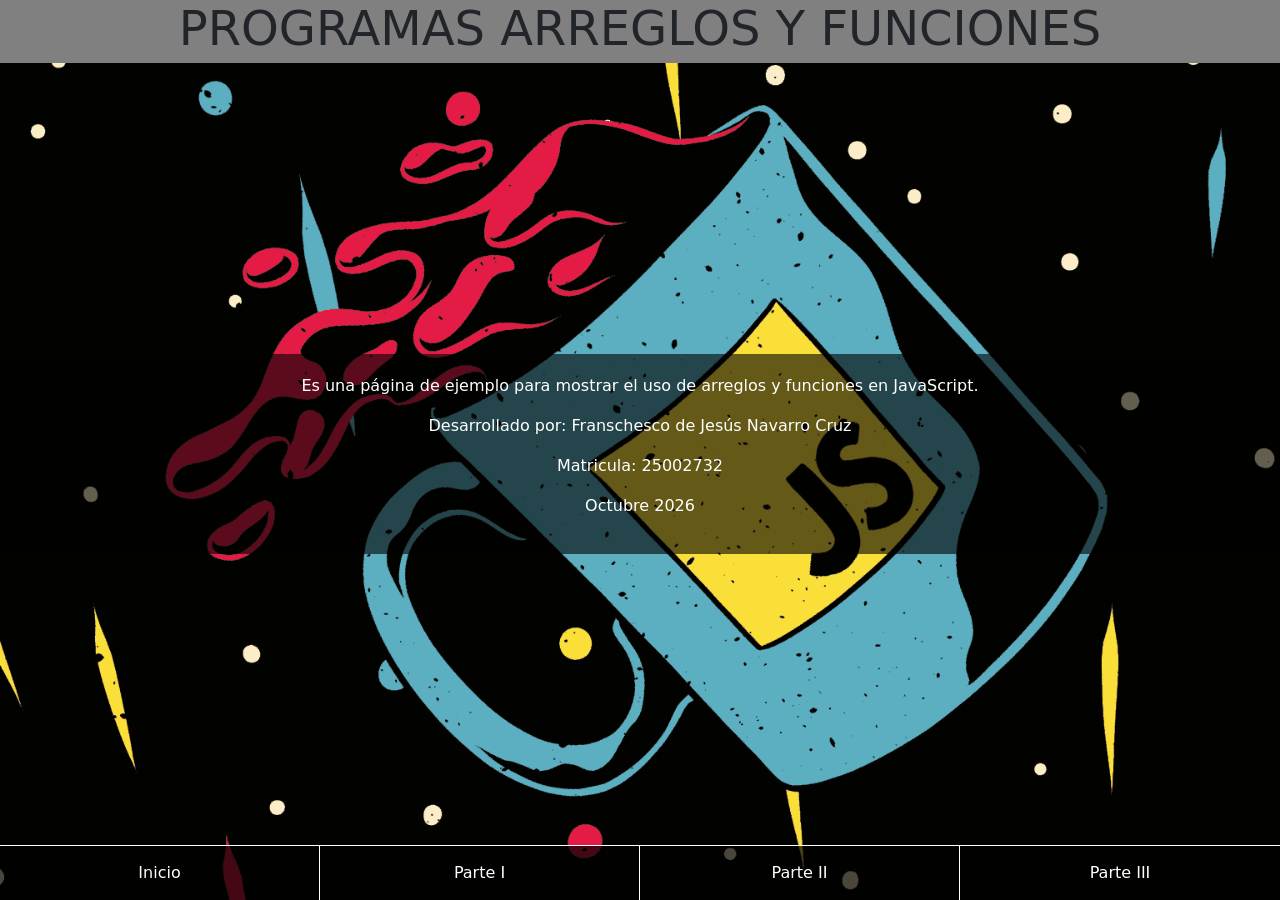
<file: index.html>
<!DOCTYPE html>
<html lang="en">
<head>
    <meta charset="UTF-8">
    <meta name="viewport" content="width=device-width, initial-scale=1.0">
    <title>Arreglos y Funciones - Inicio</title>
<link rel="stylesheet" href="./css/animaciones.css">
<link rel="stylesheet" href="./css/bootstrap.min.css">
</head>
<body>
    
    <main>
        <h1>PROGRAMAS ARREGLOS Y FUNCIONES</h1>
    </main>

    <div class="texto">
        <p class="des">Es una página de ejemplo para mostrar el uso de arreglos y funciones en JavaScript.</p>
        <p class="des">Desarrollado por: Franschesco de Jesús Navarro Cruz</p>
        <p class="des">Matricula: 25002732</p>
        <p class="des">Octubre 2026</p>
    </div>

    <nav id="sidebar" class="sidebar">
        <ul class="navigation">
            <li><a href="index.html">Inicio</a></li>
            <li><a href="html/parteI.html">Parte I</a></li>
            <li><a href="html/parteII.html">Parte II</a></li>
            <li><a href="html/parteIII.html">Parte III</a></li>
        </ul>
    </nav>

    <script src="./js/funciones.js"></script>
    <script src="./js/bootstrap.bundle.js"></script>
</body>
</html>
</file>
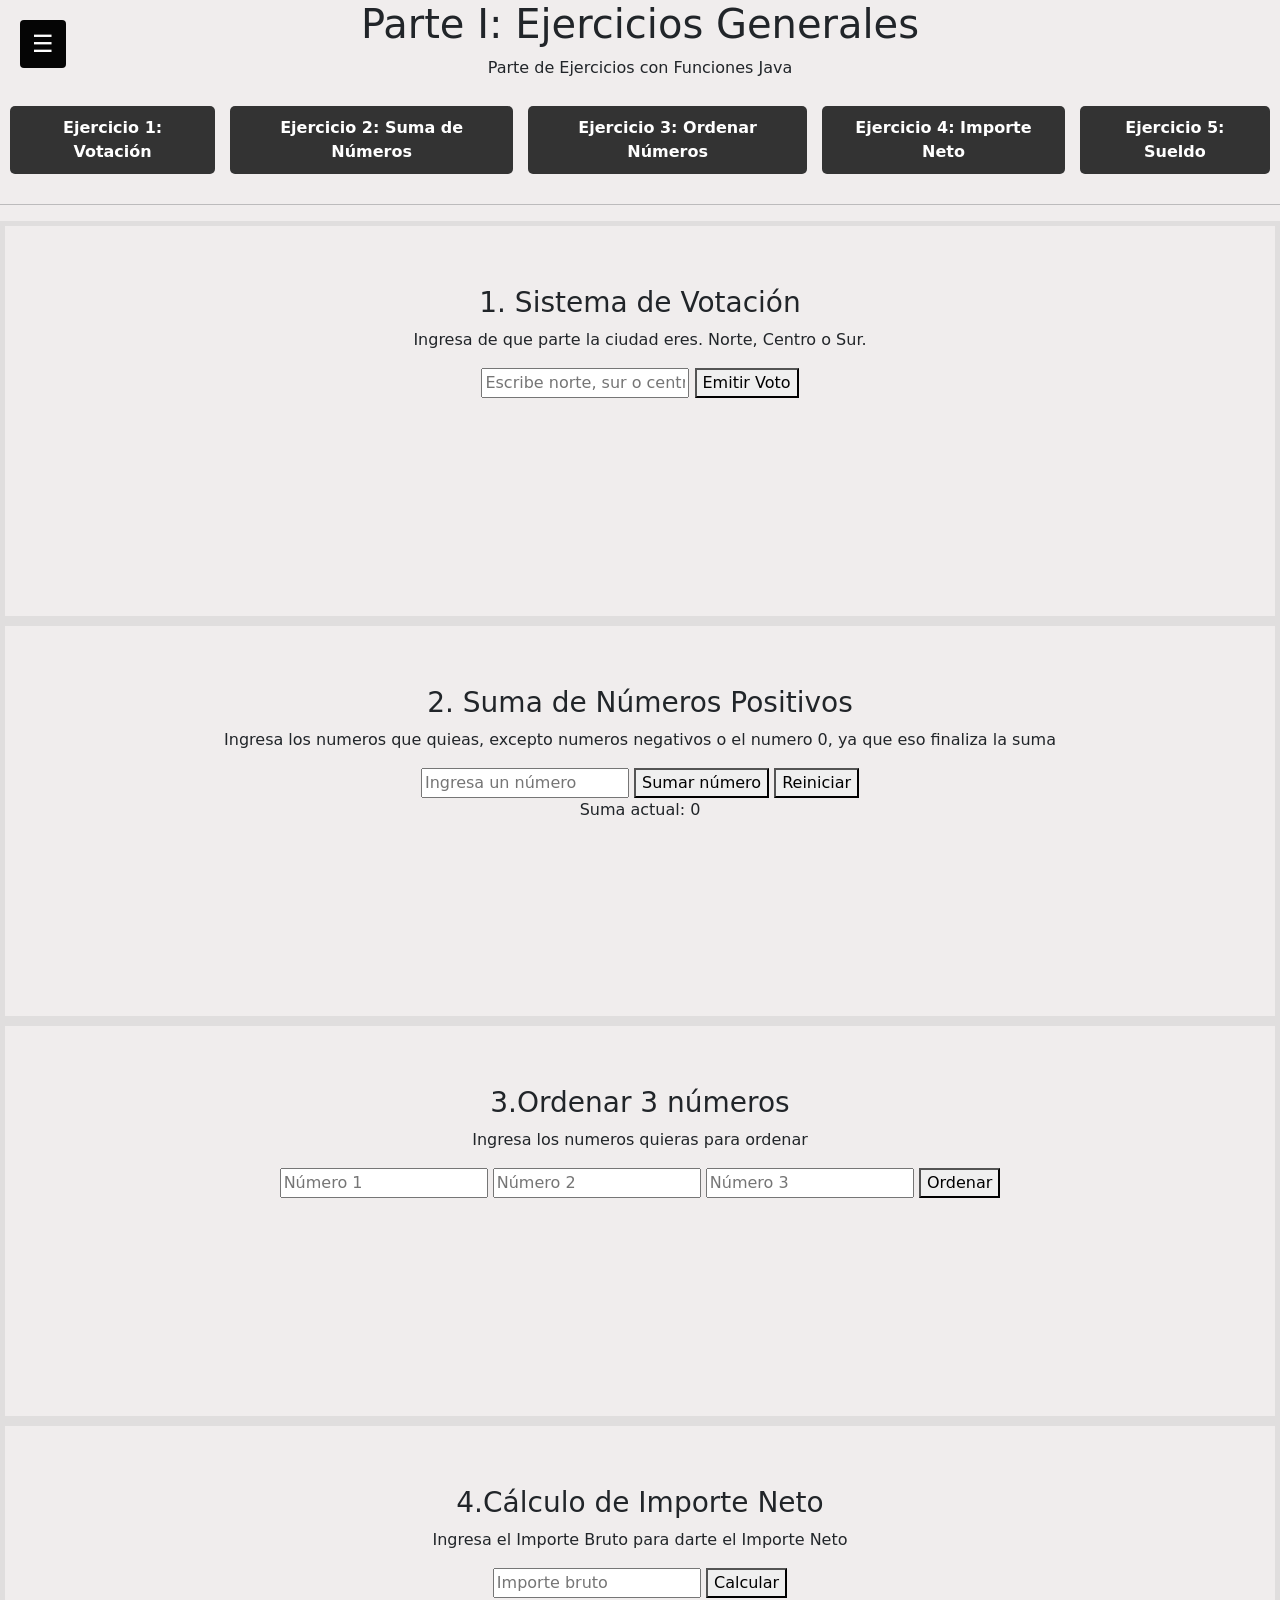
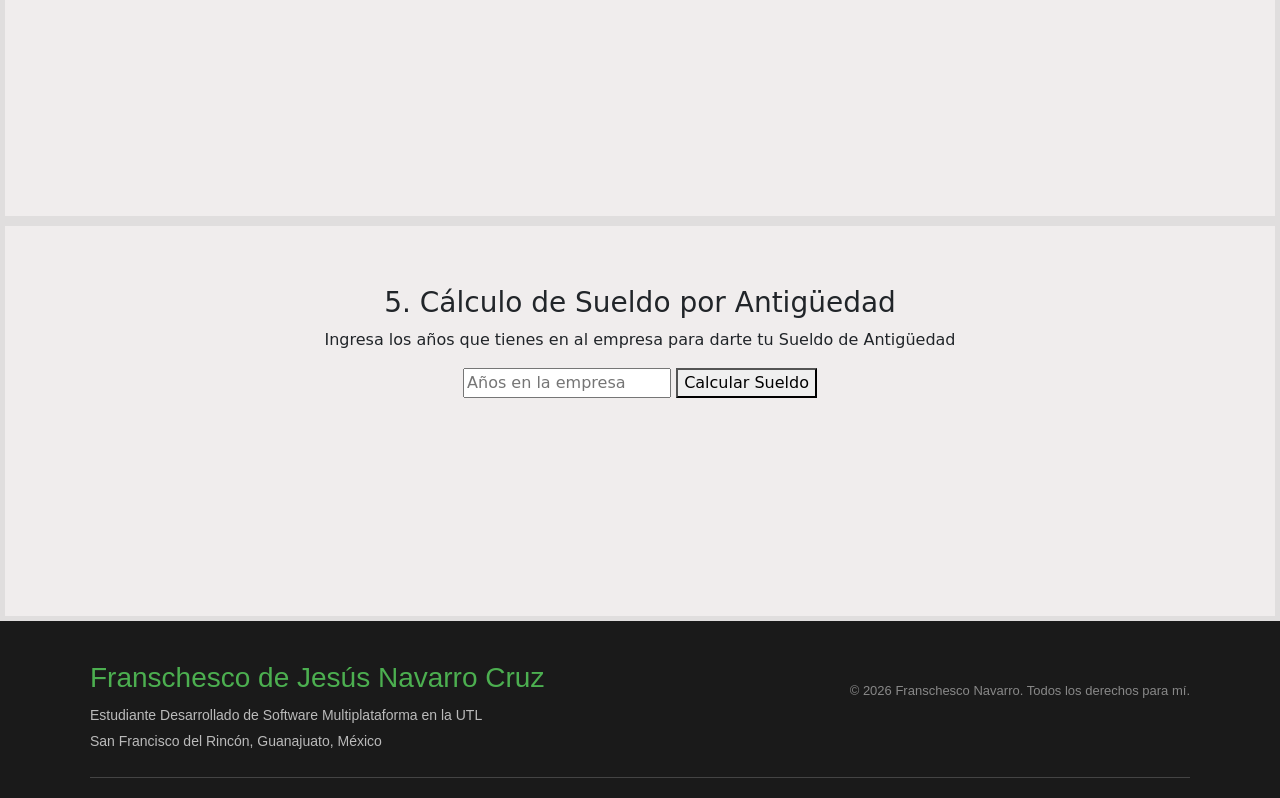
<file: html/parteI.html>
<!DOCTYPE html>
<html lang="en">
<head>
    <meta charset="UTF-8">
    <meta name="viewport" content="width=device-width, initial-scale=1.0">
    <title>Document</title>
<link rel="stylesheet" href="../css/bootstrap.min.css">
<link rel="stylesheet" href="../css/p1.css">
</head>
<body>
    
    <button onclick="toggleLogin()" class="menu-btn">☰</button>

    <div id="cajaLogin" class="menu-oculto">
        <p>Correo:</p>
        <input type="email" id="correoInput" placeholder="Ingresa correo">
        
        <p>Contraseña:</p>
        <input type="password" id="passInput" placeholder="Ingresa contraseña">
        
        <button onclick="entrarAlMenu()" class="btn-login">Iniciar Sesión</button>
    </div>

    <nav id="sidebar" class="sidebar">
        <ul class="navigation">
            <li><a href="../index.html">Inicio</a></li>
            <li><a href="parteI.html">Parte I</a></li>
            <li><a href="parteII.html">Parte II</a></li>
            <li><a href="parteIII.html">Parte III</a></li>
        </ul>
    </nav>

    <section class="intro-section">
        <h1>Parte I: Ejercicios Generales</h1>
        <p>Parte de Ejercicios con Funciones Java</p>
        
        <div class="botones-menu">
            <a href="#ejercicio1" class="btn-ejercicio">Ejercicio 1: Votación</a>
            <a href="#ejercicio2" class="btn-ejercicio">Ejercicio 2: Suma de Números</a>
            <a href="#ejercicio3" class="btn-ejercicio">Ejercicio 3: Ordenar Números</a>
            <a href="#ejercicio4" class="btn-ejercicio">Ejercicio 4: Importe Neto</a>
            <a href="#ejercicio5" class="btn-ejercicio">Ejercicio 5: Sueldo</a>
        </div>
    </section>

    <hr>

    <div class="ejerciciostotal">
        <section id="ejercicio1" class="ejercicio-section">
            <h3>1. Sistema de Votación</h3>
            <p>Ingresa de que parte la ciudad eres. Norte, Centro o Sur.</p>
            <input type="text" id="seccionInput" placeholder="Escribe norte, sur o centro">
            <button onclick="votarSeccion()">Emitir Voto</button>
            <p id="resultado1"></p>
        </section>

        <section id="ejercicio2" class="ejercicio-section">
            <h3>2. Suma de Números Positivos</h3>
            <p>Ingresa los numeros que quieas, excepto numeros negativos o el numero 0, ya que eso finaliza la suma</p>
            <input type="number" id="numPositivo" placeholder="Ingresa un número">
            <button onclick="agregarNumero()">Sumar número</button>
            <button onclick="reiniciarSuma()">Reiniciar</button>
            <p id="resultado2">Suma actual: 0</p>
        </section>

        <section id="ejercicio3" class="ejercicio-section">        
            <h3>3.Ordenar 3 números</h3>
            <p>Ingresa los numeros quieras para ordenar</p>
            <input type="number" id="n1" placeholder="Número 1">
            <input type="number" id="n2" placeholder="Número 2">
            <input type="number" id="n3" placeholder="Número 3">
            <button onclick="ordenarNumeros()">Ordenar</button>
            <p id="resultado3"></p>
        </section>

        <section id="ejercicio4" class="ejercicio-section">
            <h3>4.Cálculo de Importe Neto</h3>
            <p>Ingresa el Importe Bruto para darte el Importe Neto</p>
            <input type="number" id="importeBruto" placeholder="Importe bruto">
            <button onclick="calcularImpuesto()">Calcular</button>
            <p id="resultado4"></p>
        </section>

        <section id="ejercicio5" class="ejercicio-section">
            <h3>5. Cálculo de Sueldo por Antigüedad</h3>
            <p>Ingresa los años que tienes en al empresa para darte tu Sueldo de Antigüedad</p>
            <input type="number" id="anosEmpresa" placeholder="Años en la empresa">
            <button onclick="calcularSueldo()">Calcular Sueldo</button>
            <p id="resultado5"></p>
        </section>
    </div>

    <footer class="mi-footersito">
        <div class="footer-contenido">
            <div class="footer-lainfo">
                <h3>Franschesco de Jesús Navarro Cruz</h3>
                <p>Estudiante Desarrollado de Software Multiplataforma en la UTL</p>
                <p>San Francisco del Rincón, Guanajuato, México</p>
            </div>
        
        <div class="footer-abajo">
            <p>&copy; 2026 Franschesco Navarro. Todos los derechos para mí.</p>
        </div>
    </footer>

    <script src="../js/funciones.js"></script>
    <script src="../js/bootstrap.bundle.js"></script>
</body>
</html>
</file>
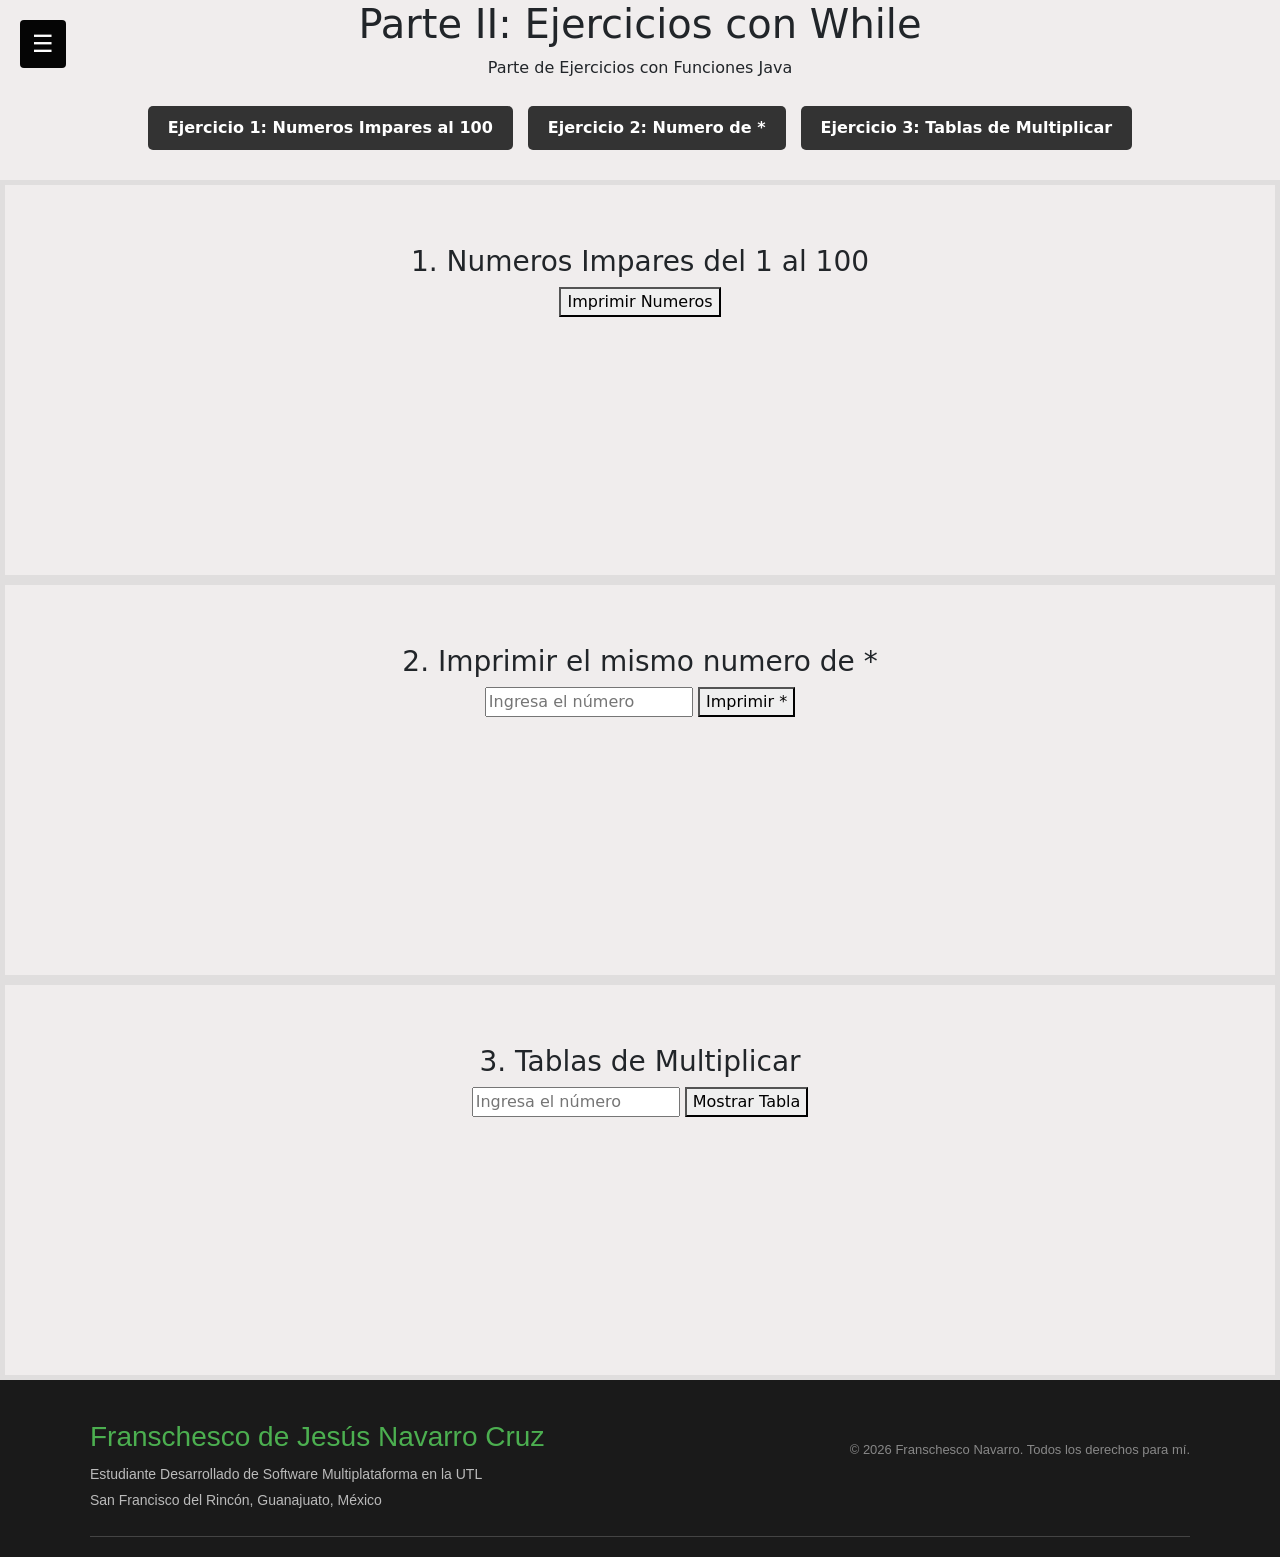
<file: html/parteII.html>
<!DOCTYPE html>
<html lang="en">
<head>
    <meta charset="UTF-8">
    <meta name="viewport" content="width=device-width, initial-scale=1.0">
    <title>Document</title>
<link rel="stylesheet" href="../css/bootstrap.min.css">
<link rel="stylesheet" href="../css/p1.css">
</head>
<body>
    
    <button onclick="toggleLogin()" class="menu-btn">☰</button>

    <div id="cajaLogin" class="menu-oculto">
        <p>Correo:</p>
        <input type="email" id="correoInput" placeholder="Ingresa correo">
        
        <p>Contraseña:</p>
        <input type="password" id="passInput" placeholder="Ingresa contraseña">
        
        <button onclick="entrarAlMenu()" class="btn-login">Iniciar Sesión</button>
    </div>

    <nav id="sidebar" class="sidebar">
        <ul class="navigation">
            <li><a href="../index.html">Inicio</a></li>
            <li><a href="parteI.html">Parte I</a></li>
            <li><a href="parteII.html">Parte II</a></li>
            <li><a href="parteIII.html">Parte III</a></li>
        </ul>
    </nav>

    <section class="intro-section">
        <h1>Parte II: Ejercicios con While</h1>
        <p>Parte de Ejercicios con Funciones Java</p>
        
        <div class="botones-menu">
            <a href="#ejercicio1" class="btn-ejercicio">Ejercicio 1: Numeros Impares al 100</a>
            <a href="#ejercicio2" class="btn-ejercicio">Ejercicio 2: Numero de *</a>
            <a href="#ejercicio3" class="btn-ejercicio">Ejercicio 3: Tablas de Multiplicar</a>
        </div>
    </section>

     <div class="ejerciciostotal">
        <section id="ejercicio1" class="ejercicio-section">
            <h3>1. Numeros Impares del 1 al 100</h3>
            <button onclick="numerosImpartes()">Imprimir Numeros</button>
            <p id="resultadowhile1"></p>
        </section>
     </div>

     <div class="ejerciciostotal">
        <section id="ejercicio2" class="ejercicio-section">
            <h3>2. Imprimir el mismo numero de *</h3>
            <input type="number" id="numAsteriscos" placeholder="Ingresa el número">
            <button onclick="asteriscos()">Imprimir *</button>
            <p id="resultadowhile2"></p>
        </section>
     </div>

     <div class="ejerciciostotal">
        <section id="ejercicio3" class="ejercicio-section">
            <h3>3. Tablas de Multiplicar</h3>
            <input type="number" id="numTabla" placeholder="Ingresa el número">
            <button onclick="Tabla()">Mostrar Tabla</button>
            <p id="resultadowhile3"></p>
        </section>
     </div>

     <footer class="mi-footersito">
        <div class="footer-contenido">
            <div class="footer-lainfo">
                <h3>Franschesco de Jesús Navarro Cruz</h3>
                <p>Estudiante Desarrollado de Software Multiplataforma en la UTL</p>
                <p>San Francisco del Rincón, Guanajuato, México</p>
            </div>
        
        <div class="footer-abajo">
            <p>&copy; 2026 Franschesco Navarro. Todos los derechos para mí.</p>
        </div>
    </footer>

    <script src="../js/funciones.js"></script>
    <script src="../js/bootstrap.bundle.js"></script>
</body>
</html>
</file>
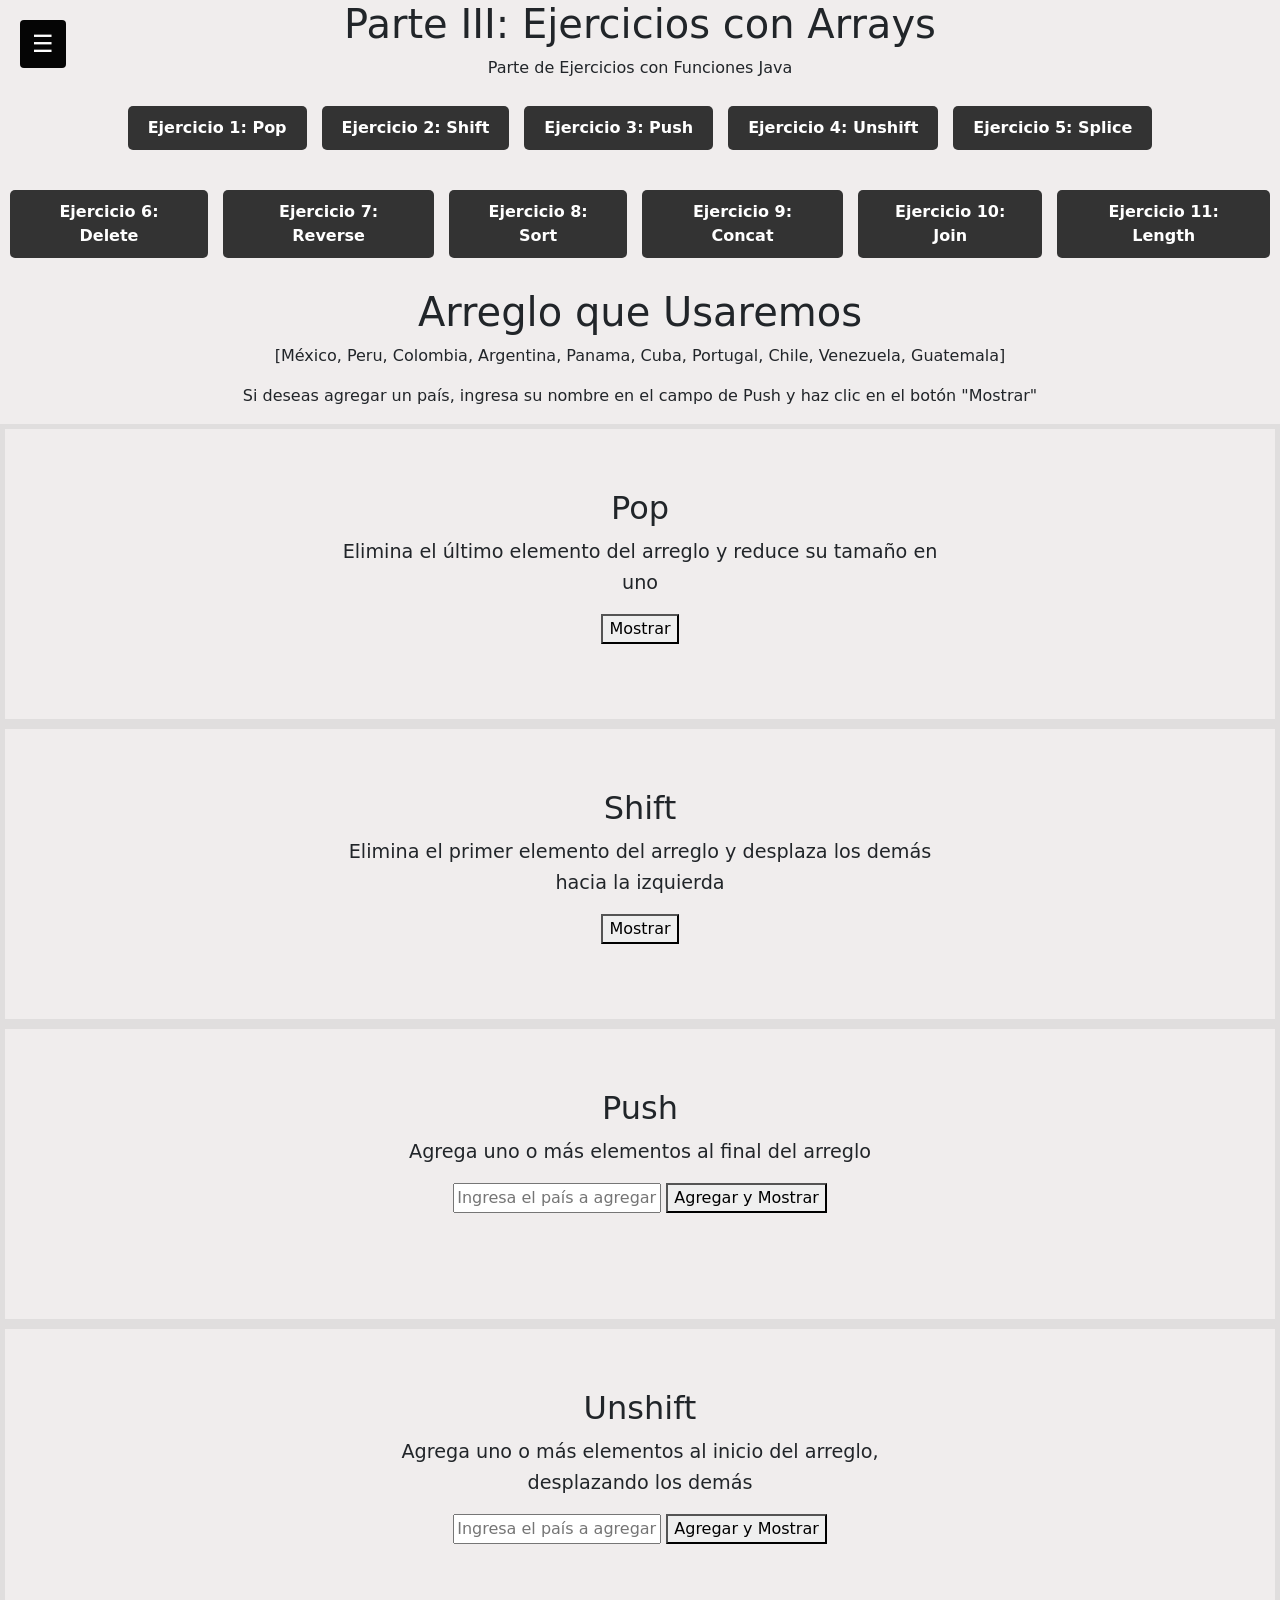
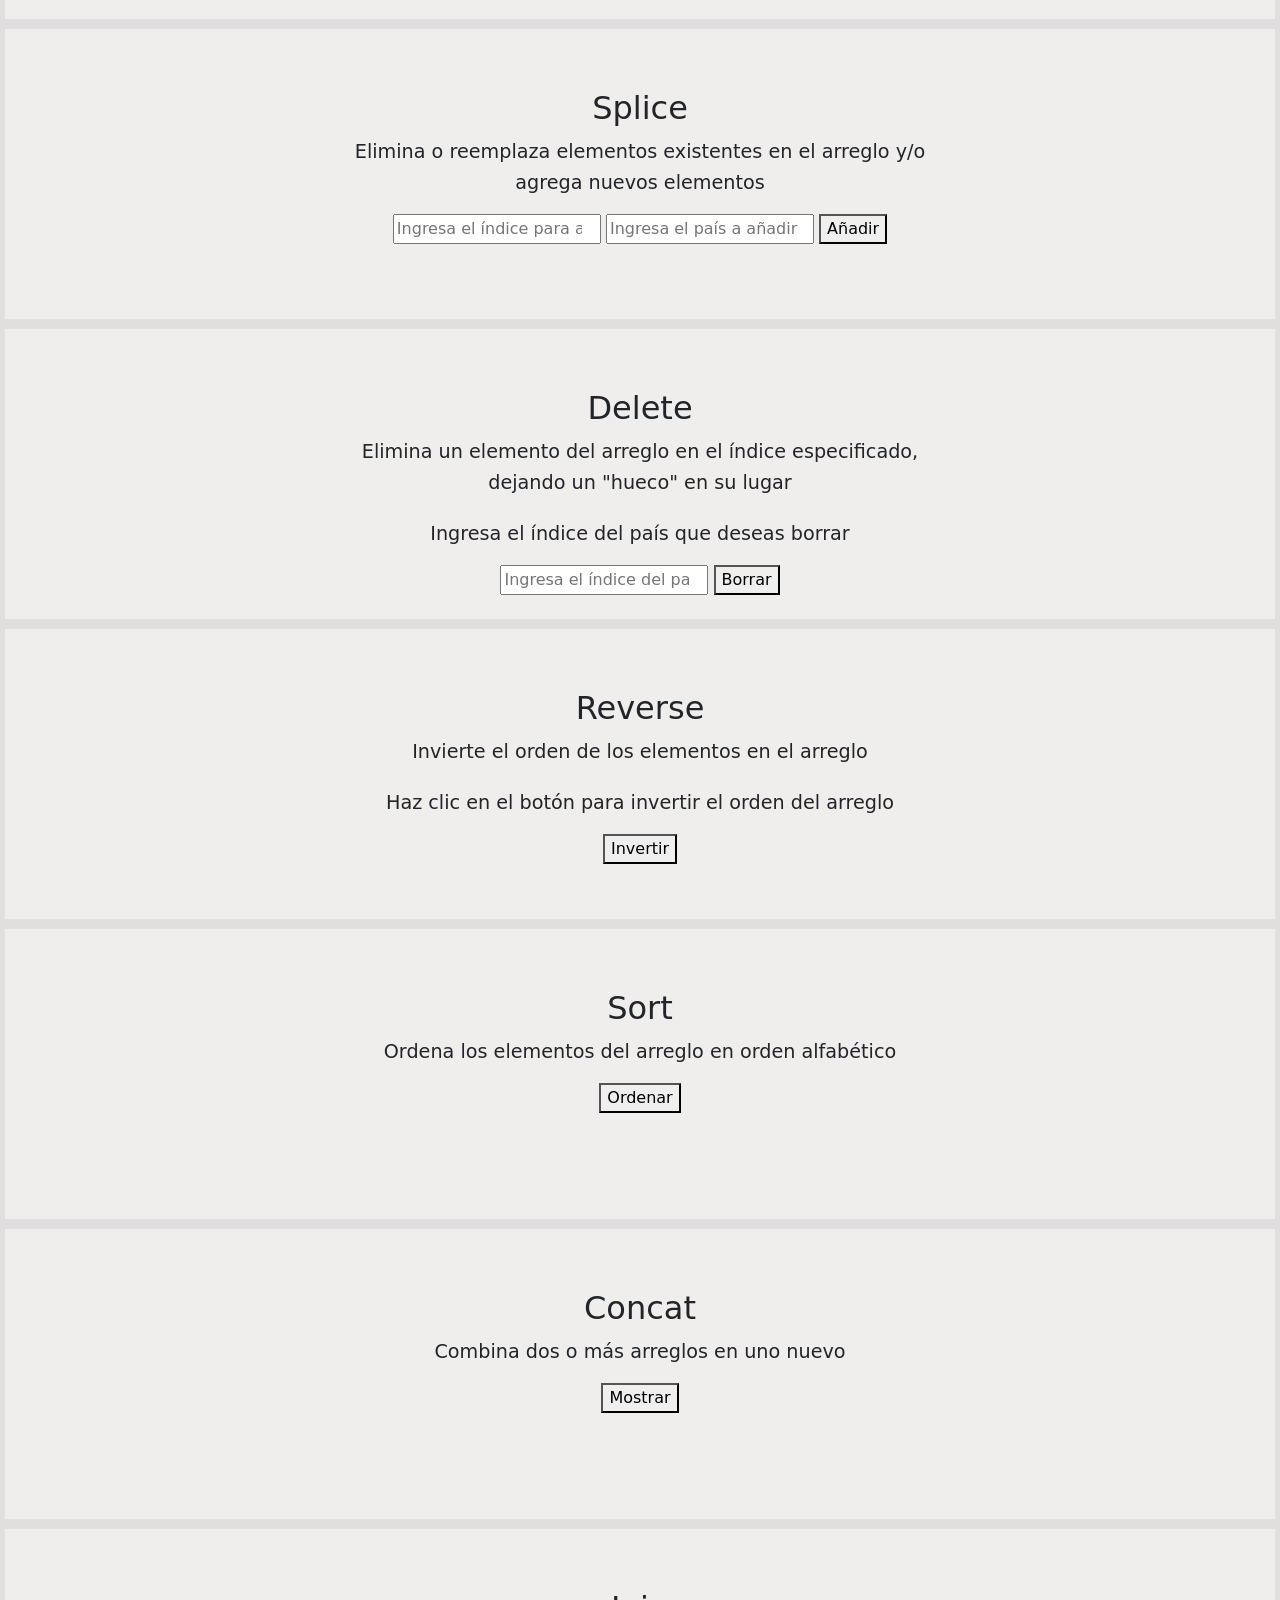
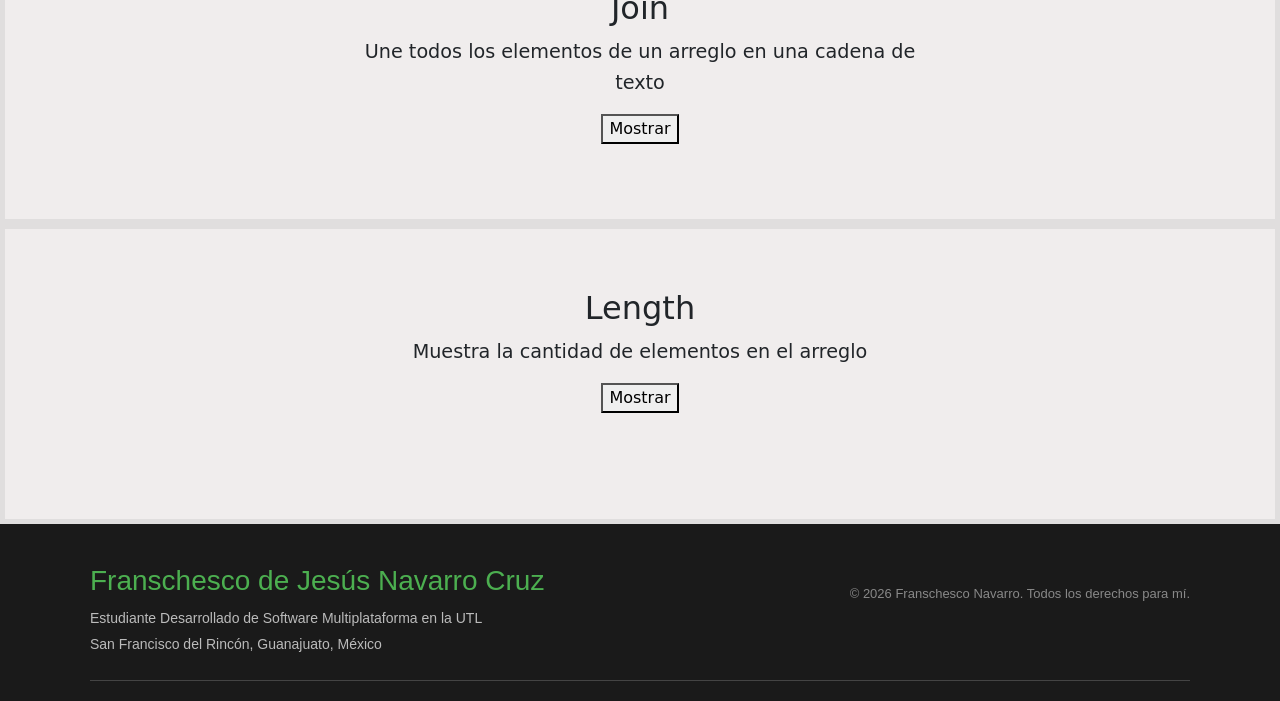
<file: html/parteIII.html>
<!DOCTYPE html>
<html lang="en">
<head>
    <meta charset="UTF-8">
    <meta name="viewport" content="width=device-width, initial-scale=1.0">
    <title>Document</title>
<link rel="stylesheet" href="../css/bootstrap.min.css">
<link rel="stylesheet" href="../css/p3.css">
</head>
<body>
    
    <button onclick="toggleLogin()" class="menu-btn">☰</button>

    <div id="cajaLogin" class="menu-oculto">
        <p>Correo:</p>
        <input type="email" id="correoInput" placeholder="Ingresa correo">
        
        <p>Contraseña:</p>
        <input type="password" id="passInput" placeholder="Ingresa contraseña">
        
        <button onclick="entrarAlMenu()" class="btn-login">Iniciar Sesión</button>
    </div>

    <nav id="sidebar" class="sidebar">
        <ul class="navigation">
            <li><a href="../index.html">Inicio</a></li>
            <li><a href="parteI.html">Parte I</a></li>
            <li><a href="parteII.html">Parte II</a></li>
            <li><a href="parteIII.html">Parte III</a></li>
        </ul>
    </nav>


    <section class="intro-section">
        <h1>Parte III: Ejercicios con Arrays</h1>
        <p>Parte de Ejercicios con Funciones Java</p>
        
        <div class="botones-menu">
            <a href="#ejercicio1" class="btn-ejercicio">Ejercicio 1: Pop</a>
            <a href="#ejercicio2" class="btn-ejercicio">Ejercicio 2: Shift</a>
            <a href="#ejercicio3" class="btn-ejercicio">Ejercicio 3: Push</a>
            <a href="#ejercicio4" class="btn-ejercicio">Ejercicio 4: Unshift</a>
            <a href="#ejercicio5" class="btn-ejercicio">Ejercicio 5: Splice</a>
            
        </div>
        <div class="botones-menu">
            <a href="#ejercicio6" class="btn-ejercicio">Ejercicio 6: Delete</a>
            <a href="#ejercicio7" class="btn-ejercicio">Ejercicio 7: Reverse</a>
            <a href="#ejercicio8" class="btn-ejercicio">Ejercicio 8: Sort</a>
            <a href="#ejercicio9" class="btn-ejercicio">Ejercicio 9: Concat</a>
            <a href="#ejercicio10" class="btn-ejercicio">Ejercicio 10: Join</a>
            <a href="#ejercicio11" class="btn-ejercicio">Ejercicio 11: Length</a>
        </div>
    </section>



    <div class="ejerciciostotal">
        <section class="intro-section">
            <h1>Arreglo que Usaremos</h1>
            <p>[México, Peru, Colombia, Argentina, Panama, Cuba, Portugal, Chile, Venezuela, Guatemala]</p>
            <p>Si deseas agregar un país, ingresa su nombre en el campo de Push y haz clic en el botón "Mostrar"</p>
        </section>

        <section id="ejercicio1" class="ejercicio-section">
            <h3>Pop</h3>
            <p>Elimina el último elemento del arreglo y reduce su tamaño en uno</p>
            <button onclick="Pop()">Mostrar</button>
            <p id="resultadoarreglo1"></p>
        </section>
        
        <section id="ejercicio2" class="ejercicio-section">
            <h3>Shift</h3>
            <p>Elimina el primer elemento del arreglo y desplaza los demás hacia la izquierda</p>
            <button onclick="Shift()">Mostrar</button>
            <p id="resultadoarreglo2"></p>
        </section>

        <section id="ejercicio3" class="ejercicio-section">
            <h3>Push</h3>
            <p>Agrega uno o más elementos al final del arreglo</p>
            <input type="text" id="textpush" placeholder="Ingresa el país a agregar">
            <button onclick="Push()">Agregar y Mostrar</button>
            <p id="resultadoarreglo3"></p>
        </section>

        <section id="ejercicio4" class="ejercicio-section">
            <h3>Unshift</h3>
            <p>Agrega uno o más elementos al inicio del arreglo, desplazando los demás</p>
            <input type="text" id="textunshift" placeholder="Ingresa el país a agregar">
            <button onclick="Unshift()">Agregar y Mostrar</button>
            <p id="resultadoarreglo4"></p>
        </section>

        <section id="ejercicio5" class="ejercicio-section">
            <h3>Splice</h3>
            <p>Elimina o reemplaza elementos existentes en el arreglo y/o agrega nuevos elementos</p>
            <input type="number" id="lugarSplice" placeholder="Ingresa el índice para añadir o eliminar">
            <input type="text" id="nuevoPaisSplice" placeholder="Ingresa el país a añadir">
            <button onclick="Splice()">Añadir</button>
            <p id="resultadoarreglo5"></p>
        </section>

        <section id="ejercicio6" class="ejercicio-section">
            <h3>Delete</h3>
            <p>Elimina un elemento del arreglo en el índice especificado, dejando un "hueco" en su lugar</p>
            <p>Ingresa el índice del país que deseas borrar</p>
            <input type="number" id="lugarDelete" placeholder="Ingresa el índice del país a borrar">
            <button onclick="Delete()">Borrar</button>
            <p id="resultadoarreglo6"></p>
        </section>

        <section id="ejercicio7" class="ejercicio-section">
            <h3>Reverse</h3>
            <p>Invierte el orden de los elementos en el arreglo</p>
            <p>Haz clic en el botón para invertir el orden del arreglo</p>
            <button onclick="Reverse()">Invertir</button>
            <p id="resultadoarreglo7"></p>
        </section>

        <section id="ejercicio8" class="ejercicio-section">
            <h3>Sort</h3>
            <p>Ordena los elementos del arreglo en orden alfabético</p>
            <button onclick="Sort()">Ordenar</button>
            <p id="resultadoarreglo8"></p>
        </section>

        <section id="ejercicio9" class="ejercicio-section">
            <h3>Concat</h3>
            <p>Combina dos o más arreglos en uno nuevo</p>
            <button onclick="Concat()">Mostrar</button>
            <p id="resultadoarreglo9"></p>
        </section>

        <section id="ejercicio10" class="ejercicio-section">
            <h3>Join</h3>
            <p>Une todos los elementos de un arreglo en una cadena de texto</p>
            <button onclick="Join()">Mostrar</button>
            <p id="resultadoarreglo10"></p>
        </section>

        <section id="ejercicio11" class="ejercicio-section">
            <h3>Length</h3>
            <p>Muestra la cantidad de elementos en el arreglo</p>
            <button onclick="Length()">Mostrar</button>
            <p id="resultadoarreglo11"></p>
        </section>
     </div>

     <footer class="mi-footersito">
        <div class="footer-contenido">
            <div class="footer-lainfo">
                <h3>Franschesco de Jesús Navarro Cruz</h3>
                <p>Estudiante Desarrollado de Software Multiplataforma en la UTL</p>
                <p>San Francisco del Rincón, Guanajuato, México</p>
            </div>
        
        <div class="footer-abajo">
            <p>&copy; 2026 Franschesco Navarro. Todos los derechos para mí.</p>
        </div>
    </footer>


    <script src="../js/funciones.js"></script>
    <script src="../js/bootstrap.bundle.js"></script>
</body>
</html>
</file>
<file: css/animaciones.css>
* {
    margin: 0;
    box-sizing: border-box;
}

body {
    height: 100vh;
    display: flex;
    flex-direction: column;
    justify-content: space-between;
    background: url('../imagenes/una-taza-de-javascript.png') no-repeat center center / cover;
    font-family: Arial, sans-serif;
    color: white;
}

header {
    display: flex;
    justify-content: flex-end;
    padding: 15px;
    background-color: gray;
}

header a {
    color: white;
    margin-left: 20px;
    text-decoration: none;
    background-color: gray;
}

main {
    text-align: center;
    background-color: gray;
}

main h1 {
    font-size: 3rem;
    margin-bottom: 5px;
    background-color: gray;
}

.bottom-nav {
    width: 100%;
}

.navigation {
    display: flex;
    list-style: none;
    padding: 0;
    margin: 0;
    background: rgba(0, 0, 0, 0.7);
}

.navigation li {
    flex: 1; 
    text-align: center;
}

.navigation li a {
    color: white;
    text-decoration: none;
    display: block;
    padding: 15px;
    border-top: 1px solid white;
    border-right: 1px solid white;
    transition: background 0.3s;
}

.navigation li:last-child a {
    border-right: none; 
}

.navigation li a:hover {
    background-color: rgba(255, 255, 255, 0.2);
}

.texto {
    text-align: center;
    padding: 20px;
    background: rgba(0, 0, 0, 0.6);
    color: white;
}
</file>
<file: css/p1.css>
body {
    background-color: #f0eded;
}

.bottom-nav {
    display: flex;
    background: rgba(0, 0, 0, 0.6);
}

.bottom-nav a {
    flex: 1;
    text-align: center;
    padding: 15px;
    color: rgb(255, 255, 255);
    text-decoration: none;
    border-right: 1px solid white;
    border-top: 1px solid white;
}

.bottom-nav a:last-child {
    border-right: none;
}

.botones-menu {
    gap: 15px;
    margin-top: 15px;
    margin-bottom: 20px;
    text-align: center;
    padding: 10px;
    display: flex;
    justify-content: center;
}

.btn-ejercicio {
    background-color: #333;
    color: white;
    padding: 10px 20px;
    text-decoration: none;
    border-radius: 5px;
    font-weight: bold;
    transition: background 0.3s ease;
}

.btn-ejercicio:hover {
    background-color: #555;
}

.ejercicio-section {
    padding-top: 60px;
    padding-bottom: 20px;
    height: 400px;
    text-align: center;
    border: 5px solid #33333315;
}

.intro-section {
    text-align: center;
    justify-content: center;
}

.menu-btn {
    background-color: rgb(5, 5, 5);
    color: white;
    font-size: 1.5rem;
    border: none;
    padding: 6px 12px;
    cursor: pointer;
    position: fixed;
    top: 20px;
    left: 20px;
    z-index: 1000;
    border-radius: 4px;
}

.menu-oculto {
    display: none;
    position: fixed;
    top: 70px;
    left: 20px;
    background-color: #0d2a42;
    padding: 20px;
    border-radius: 6px;
    box-shadow: 0px 4px 8px rgba(0, 0, 0, 0.3);
    z-index: 999;
    width: 260px;
}

.menu-oculto p {
    color: rgb(254, 254, 254);
    font-weight: bold;
    margin-bottom: 5px;
}

.menu-oculto input {
    width: 100%;
    padding: 8px;
    margin-bottom: 12px;
    border: 1px solid #ccc;
    border-radius: 4px;
}

.btn-login {
    background-color: #333;
    color: white;
    border: none;
    padding: 8px 12px;
    width: 100%;
    border-radius: 4px;
    cursor: pointer;
}

.btn-login:hover {
    background-color: #261818;
}

.sidebar {
    position: fixed;
    top: 0;
    left: -250px;
    width: 250px;
    height: 100vh;
    background-color: #2c3e50;
    transition: left 0.3s ease;
    z-index: 998;
}

.navigation {
    list-style: none;
    padding: 70px 0 0 0;
    margin: 0;
}

.navigation li a {
    color: white;
    text-decoration: none;
    display: block;
    padding: 15px 20px;
}

.navigation li a:hover {
    background-color: #34495e;
}

.sidebar.activo {
    left: 0 !important;
}

.mi-footersito {
    background-color: #1a1a1a;
    color: #ffffff;
    padding: 40px 20px 20px 20px;
    font-family: Arial, sans-serif;
}

.footer-contenido {
    max-width: 1100px;
    margin: 0 auto;
    display: flex;
    justify-content: space-between;
    flex-wrap: wrap;
    gap: 20px;
    border-bottom: 1px solid #444;
    padding-bottom: 20px;
}

.footer-lainfo h3 {
    margin-bottom: 10px;
    color: #4CAF50;
}

.footer-lainfo p {
    margin: 5px 0;
    color: #bbb;
    font-size: 14px;
}

.footer-abajo {
    text-align: center;
    margin-top: 20px;
    font-size: 13px;
    color: #888;
}
</file>
<file: css/p3.css>
body {
    background-color: #f0eded;
}

.bottom-nav {
    display: flex;
    background: rgba(0, 0, 0, 0.6);
}

.bottom-nav a {
    flex: 1;
    text-align: center;
    padding: 15px;
    color: rgb(255, 255, 255);
    text-decoration: none;
    border-right: 1px solid white;
    border-top: 1px solid white;
}

.bottom-nav a:last-child {
    border-right: none;
}

.botones-menu {
    gap: 15px;
    margin-top: 15px;
    margin-bottom: 20px;
    text-align: center;
    padding: 10px;
    display: flex;
    justify-content: center;
}

.btn-ejercicio {
    background-color: #333;
    color: white;
    padding: 10px 20px;
    text-decoration: none;
    border-radius: 5px;
    font-weight: bold;
    transition: background 0.3s ease;
}

.btn-ejercicio:hover {
    background-color: #555;
}

.ejercicio-section {
    padding-top: 60px;
    padding-bottom: 20px;
    height: 300px;
    text-align: center;
    min-height: 300px;
    border: 5px solid #33333315;
}

.ejercicio-section h3 {
    margin-bottom: 5px;
    font-size: 2rem;
}

.ejercicio-section p {
    padding-top: 5px;
    font-size: 1.2rem;
    padding-bottom: 15px;
    line-height: 1.6;
    max-width: 600px;
    margin: 0 auto;
}

.intro-section {
    text-align: center;
    justify-content: center;
}

.menu-btn {
    background-color: rgb(5, 5, 5);
    color: white;
    font-size: 1.5rem;
    border: none;
    padding: 6px 12px;
    cursor: pointer;
    position: fixed;
    top: 20px;
    left: 20px;
    z-index: 1000;
    border-radius: 4px;
}

.menu-oculto {
    display: none;
    position: fixed;
    top: 70px;
    left: 20px;
    background-color: #0d2a42;
    padding: 20px;
    border-radius: 6px;
    box-shadow: 0px 4px 8px rgba(0, 0, 0, 0.3);
    z-index: 999;
    width: 260px;
}

.menu-oculto p {
    color: rgb(254, 254, 254);
    font-weight: bold;
    margin-bottom: 5px;
}

.menu-oculto input {
    width: 100%;
    padding: 8px;
    margin-bottom: 12px;
    border: 1px solid #ccc;
    border-radius: 4px;
}

.btn-login {
    background-color: #333;
    color: white;
    border: none;
    padding: 8px 12px;
    width: 100%;
    border-radius: 4px;
    cursor: pointer;
}

.btn-login:hover {
    background-color: #261818;
}

.sidebar {
    position: fixed;
    top: 0;
    left: -250px;
    width: 250px;
    height: 100vh;
    background-color: #2c3e50;
    transition: left 0.3s ease;
    z-index: 998;
}

.navigation {
    list-style: none;
    padding: 70px 0 0 0;
    margin: 0;
}

.navigation li a {
    color: white;
    text-decoration: none;
    display: block;
    padding: 15px 20px;
}

.navigation li a:hover {
    background-color: #34495e;
}

.sidebar.activo {
    left: 0 !important;
}

.mi-footersito {
    background-color: #1a1a1a;
    color: #ffffff;
    padding: 40px 20px 20px 20px;
    font-family: Arial, sans-serif;
}

.footer-contenido {
    max-width: 1100px;
    margin: 0 auto;
    display: flex;
    justify-content: space-between;
    flex-wrap: wrap;
    gap: 20px;
    border-bottom: 1px solid #444;
    padding-bottom: 20px;
}

.footer-lainfo h3 {
    margin-bottom: 10px;
    color: #4CAF50;
}

.footer-lainfo p {
    margin: 5px 0;
    color: #bbb;
    font-size: 14px;
}

.footer-abajo {
    text-align: center;
    margin-top: 20px;
    font-size: 13px;
    color: #888;
}
</file>
